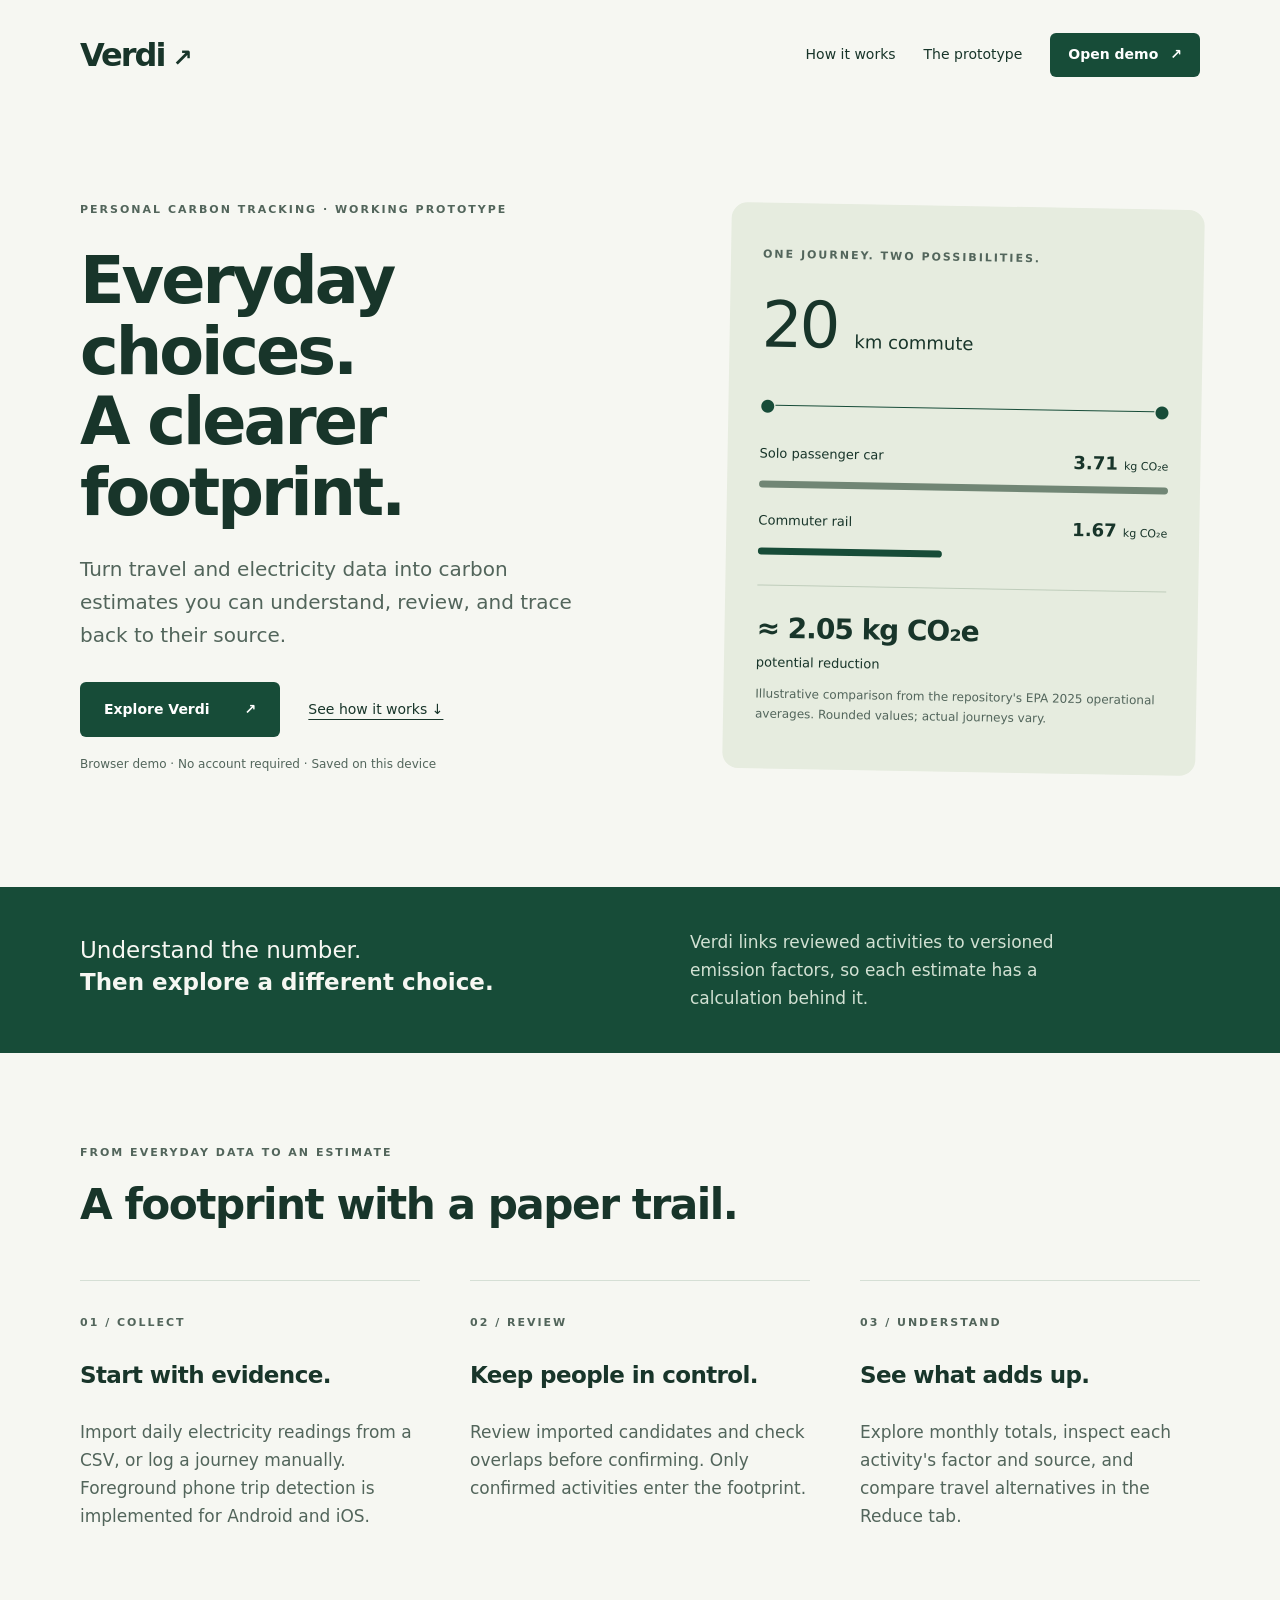
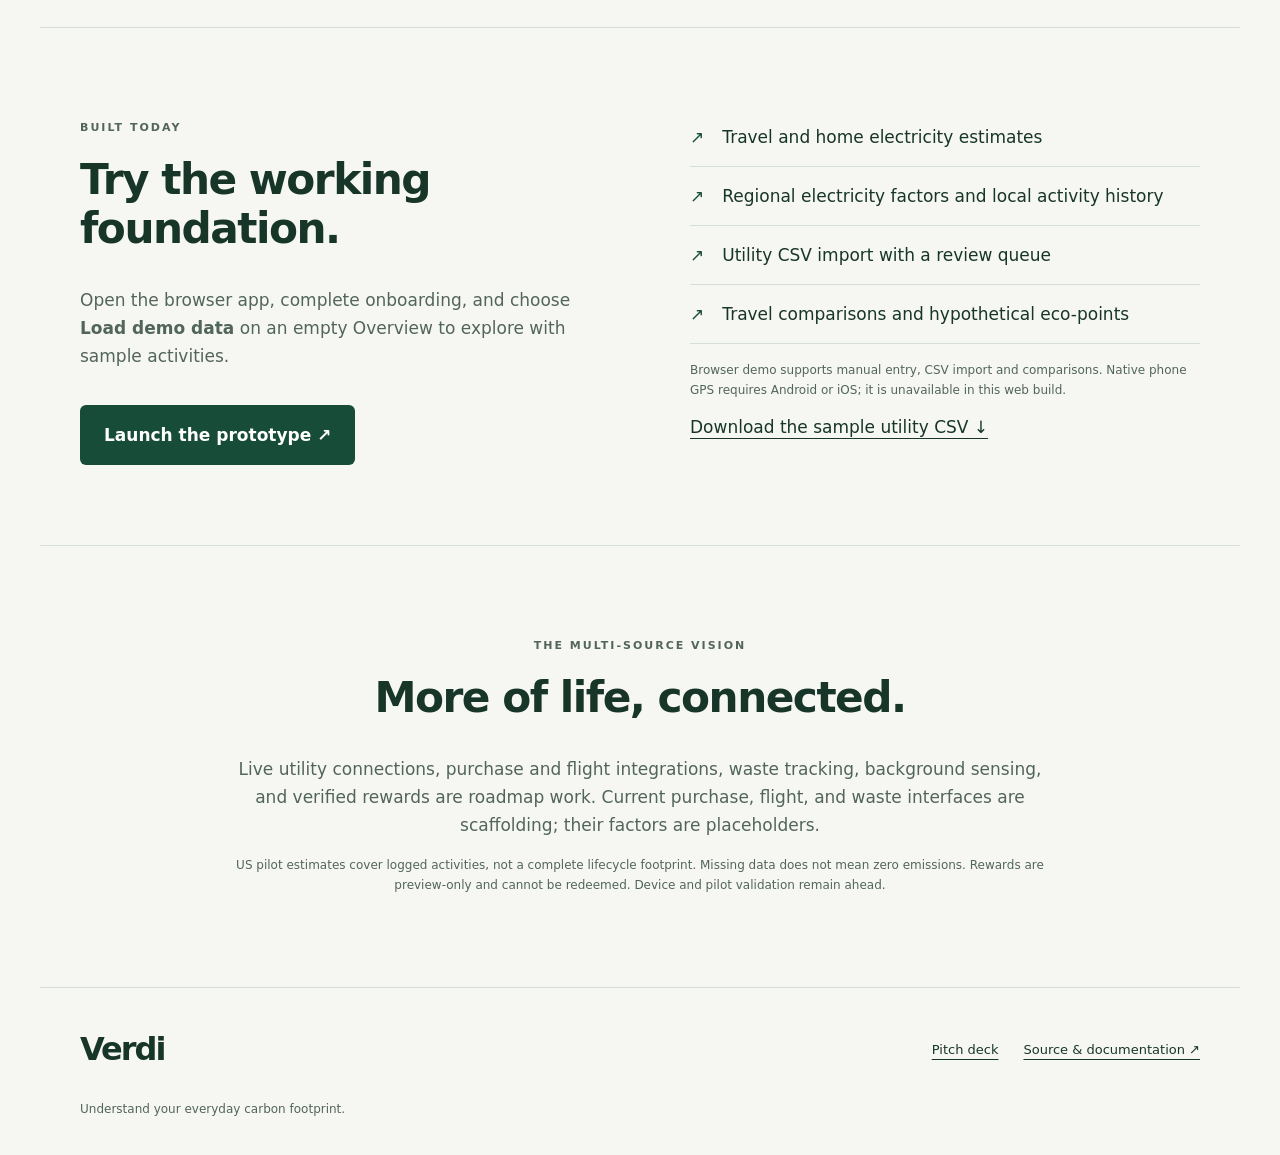
<file: site/index.html>
<!doctype html>
<html lang="en">
<head>
  <meta charset="utf-8">
  <meta name="viewport" content="width=device-width,initial-scale=1">
  <meta name="description" content="Verdi turns everyday travel and electricity data into traceable personal carbon estimates. Explore the working prototype.">
  <meta name="theme-color" content="#174c38">
  <title>Verdi — Understand your everyday footprint</title>
  <link rel="stylesheet" href="style.css">
</head>
<body>
  <a class="skip" href="#main">Skip to content</a>
  <header class="wrap"><a class="wordmark" href="./" aria-label="Verdi home">Verdi<span aria-hidden="true">↗</span></a><nav aria-label="Main"><a href="#how">How it works</a><a href="#scope">The prototype</a><a class="button small" href="app/">Open demo <span aria-hidden="true">↗</span></a></nav></header>
  <main id="main">
    <section class="hero wrap">
      <div><p class="eyebrow">PERSONAL CARBON TRACKING · WORKING PROTOTYPE</p><h1>Everyday choices.<br>A clearer footprint.</h1><p class="intro">Turn travel and electricity data into carbon estimates you can understand, review, and trace back to their source.</p><div class="actions"><a class="button" href="app/">Explore Verdi <span aria-hidden="true">↗</span></a><a href="#how">See how it works ↓</a></div><p class="caption">Browser demo · No account required · Saved on this device</p></div>
      <aside class="example" aria-label="Illustrative commute comparison"><p class="eyebrow">ONE JOURNEY. TWO POSSIBILITIES.</p><div class="distance">20 <span>km commute</span></div><div class="route" aria-hidden="true">●<span></span>●</div><div class="measure"><span>Solo passenger car</span><strong>3.71 <small>kg CO₂e</small></strong></div><div class="bar car"></div><div class="measure"><span>Commuter rail</span><strong>1.67 <small>kg CO₂e</small></strong></div><div class="bar rail"></div><div class="saving"><strong>≈ 2.05 kg CO₂e</strong><span>potential reduction</span></div><p class="caption">Illustrative comparison from the repository's EPA 2025 operational averages. Rounded values; actual journeys vary.</p></aside>
    </section>
    <section class="band"><div class="wrap band-inner"><p>Understand the number.<br><strong>Then explore a different choice.</strong></p><p>Verdi links reviewed activities to versioned emission factors, so each estimate has a calculation behind it.</p></div></section>
    <section id="how" class="wrap section"><p class="eyebrow">FROM EVERYDAY DATA TO AN ESTIMATE</p><h2>A footprint with a paper trail.</h2><div class="steps"><article><span class="number">01 / COLLECT</span><h3>Start with evidence.</h3><p>Import daily electricity readings from a CSV, or log a journey manually. Foreground phone trip detection is implemented for Android and iOS.</p></article><article><span class="number">02 / REVIEW</span><h3>Keep people in control.</h3><p>Review imported candidates and check overlaps before confirming. Only confirmed activities enter the footprint.</p></article><article><span class="number">03 / UNDERSTAND</span><h3>See what adds up.</h3><p>Explore monthly totals, inspect each activity's factor and source, and compare travel alternatives in the Reduce tab.</p></article></div></section>
    <section id="scope" class="wrap section scope"><div><p class="eyebrow">BUILT TODAY</p><h2>Try the working foundation.</h2><p>Open the browser app, complete onboarding, and choose <strong>Load demo data</strong> on an empty Overview to explore with sample activities.</p><a class="button" href="app/">Launch the prototype ↗</a></div><div><ul class="features"><li>Travel and home electricity estimates</li><li>Regional electricity factors and local activity history</li><li>Utility CSV import with a review queue</li><li>Travel comparisons and hypothetical eco-points</li></ul><p class="caption">Browser demo supports manual entry, CSV import and comparisons. Native phone GPS requires Android or iOS; it is unavailable in this web build.</p><a href="examples/utility_readings.csv" download>Download the sample utility CSV ↓</a></div></section>
    <section class="wrap section next"><p class="eyebrow">THE MULTI-SOURCE VISION</p><h2>More of life, connected.</h2><p>Live utility connections, purchase and flight integrations, waste tracking, background sensing, and verified rewards are roadmap work. Current purchase, flight, and waste interfaces are scaffolding; their factors are placeholders.</p><p class="caption">US pilot estimates cover logged activities, not a complete lifecycle footprint. Missing data does not mean zero emissions. Rewards are preview-only and cannot be redeemed. Device and pilot validation remain ahead.</p></section>
  </main>
  <footer class="wrap"><a class="wordmark" href="./">Verdi</a><div><a href="pitch-deck.html">Pitch deck</a><a href="https://github.com/BlahBlah23406/verdi">Source &amp; documentation ↗</a></div><p>Understand your everyday carbon footprint.</p></footer>
</body>
</html>
</file>
<file: site/style.css>
:root{color-scheme:light;--forest:#174c38;--cream:#f6f7f2;--ink:#18352a;--muted:#52655b;--line:#d5dfd5}*{box-sizing:border-box}html{scroll-behavior:smooth}body{margin:0;background:var(--cream);color:var(--ink);font:17px/1.65 system-ui,-apple-system,"Segoe UI",sans-serif}a{color:inherit;text-underline-offset:5px}a:hover{color:#307459}a:focus-visible{outline:3px solid #b27122;outline-offset:6px}.wrap{max-width:1200px;padding:0 40px;margin:auto}header{display:flex;align-items:center;justify-content:space-between;min-height:110px;gap:24px}.wordmark{font-size:32px;font-weight:750;letter-spacing:-2px;text-decoration:none}.wordmark span{font-size:24px;margin-left:8px}nav,.actions{display:flex;gap:28px;align-items:center}nav{font-size:14px}nav a{text-decoration:none}.button{display:inline-flex;gap:35px;align-items:center;background:var(--forest);color:#fff;border-radius:6px;padding:16px 24px;text-decoration:none;font-weight:600}.button:hover{background:#276247;color:white}.small{padding:10px 18px;gap:12px}.hero{display:grid;grid-template-columns:1.22fr 1fr;gap:70px;padding-top:80px;padding-bottom:100px;align-items:center}.eyebrow,.number{font-size:11px;letter-spacing:2px;font-weight:750;color:var(--muted)}h1{font-size:clamp(42px,5.1vw,70px);line-height:1.08;letter-spacing:-3px;font-weight:650;margin:26px 0}h2{font-size:clamp(32px,3.3vw,44px);line-height:1.17;letter-spacing:-1.5px;margin:18px 0 32px;font-weight:600}h3{font-size:23px;letter-spacing:-.6px;font-weight:600}.intro{font-size:20px;max-width:530px;color:var(--muted)}.actions{margin:30px 0 18px;font-size:14px}.caption{font-size:12px;line-height:1.65;color:var(--muted)}.example{background:#e6ecdf;border-radius:16px;padding:32px;transform:rotate(1deg)}.distance{font-size:64px;line-height:1.3;letter-spacing:-3px;margin:20px 0}.distance span{font-size:18px;letter-spacing:0}.route{display:flex;align-items:center;color:var(--forest);margin:24px 0}.route span{height:1px;background:var(--forest);flex:1}.measure{display:flex;justify-content:space-between;gap:8px;font-size:13px;margin-top:22px}.measure strong{font-size:18px}.measure small{font-size:11px;font-weight:400}.bar{height:7px;border-radius:5px;margin-top:8px}.car{background:#718675;width:100%}.rail{background:var(--forest);width:45%}.saving{border-top:1px solid #bfcdbb;margin-top:30px;padding:20px 0 0;display:flex;flex-direction:column}.saving strong{font-size:28px;letter-spacing:-1px}.saving span{font-size:13px}.band{background:var(--forest);color:var(--cream)}.band-inner{display:grid;grid-template-columns:1fr 1fr;gap:100px;padding-top:24px;padding-bottom:24px}.band p:first-child{font-size:23px;line-height:1.4}.band p:last-child{color:#d2e1d3;max-width:410px}.section{padding-top:80px;padding-bottom:80px}.steps{display:grid;grid-template-columns:repeat(3,1fr);gap:50px;margin-top:50px}.steps article{border-top:1px solid var(--line);padding-top:25px}.steps p,.scope p,.next>p:not(.eyebrow){color:var(--muted)}.scope{display:grid;grid-template-columns:1fr 1fr;gap:100px;border-top:1px solid var(--line);border-bottom:1px solid var(--line)}.scope .button{margin-top:18px}.features{list-style:none;padding:0;margin-top:0}.features li{border-bottom:1px solid var(--line);padding:15px 0}.features li:before{content:"↗";margin-right:18px;color:var(--forest)}.next{max-width:900px;text-align:center}footer{padding-top:35px!important;padding-bottom:35px!important;border-top:1px solid var(--line);display:flex;flex-wrap:wrap;gap:24px;justify-content:space-between;align-items:center}footer div{display:flex;gap:25px;font-size:13px}footer p{width:100%;font-size:12px;color:var(--muted);margin:0}.skip{position:absolute;left:20px;top:-100px;background:white;padding:10px;z-index:2}.skip:focus{top:10px}@media(max-width:800px){.wrap{padding-left:24px;padding-right:24px}header{min-height:90px}nav>a:not(.button){display:none}.hero{grid-template-columns:1fr;gap:40px;padding-top:35px;padding-bottom:55px}h1{letter-spacing:-2px}.example{transform:none;max-width:520px}.band-inner,.scope{grid-template-columns:1fr;gap:20px}.steps{grid-template-columns:1fr;gap:25px}.section{padding-top:50px;padding-bottom:50px}.band-inner{padding-top:20px;padding-bottom:20px}.band p{margin:10px 0}.actions{gap:18px;flex-wrap:wrap}footer div{flex-wrap:wrap}}
</file>
